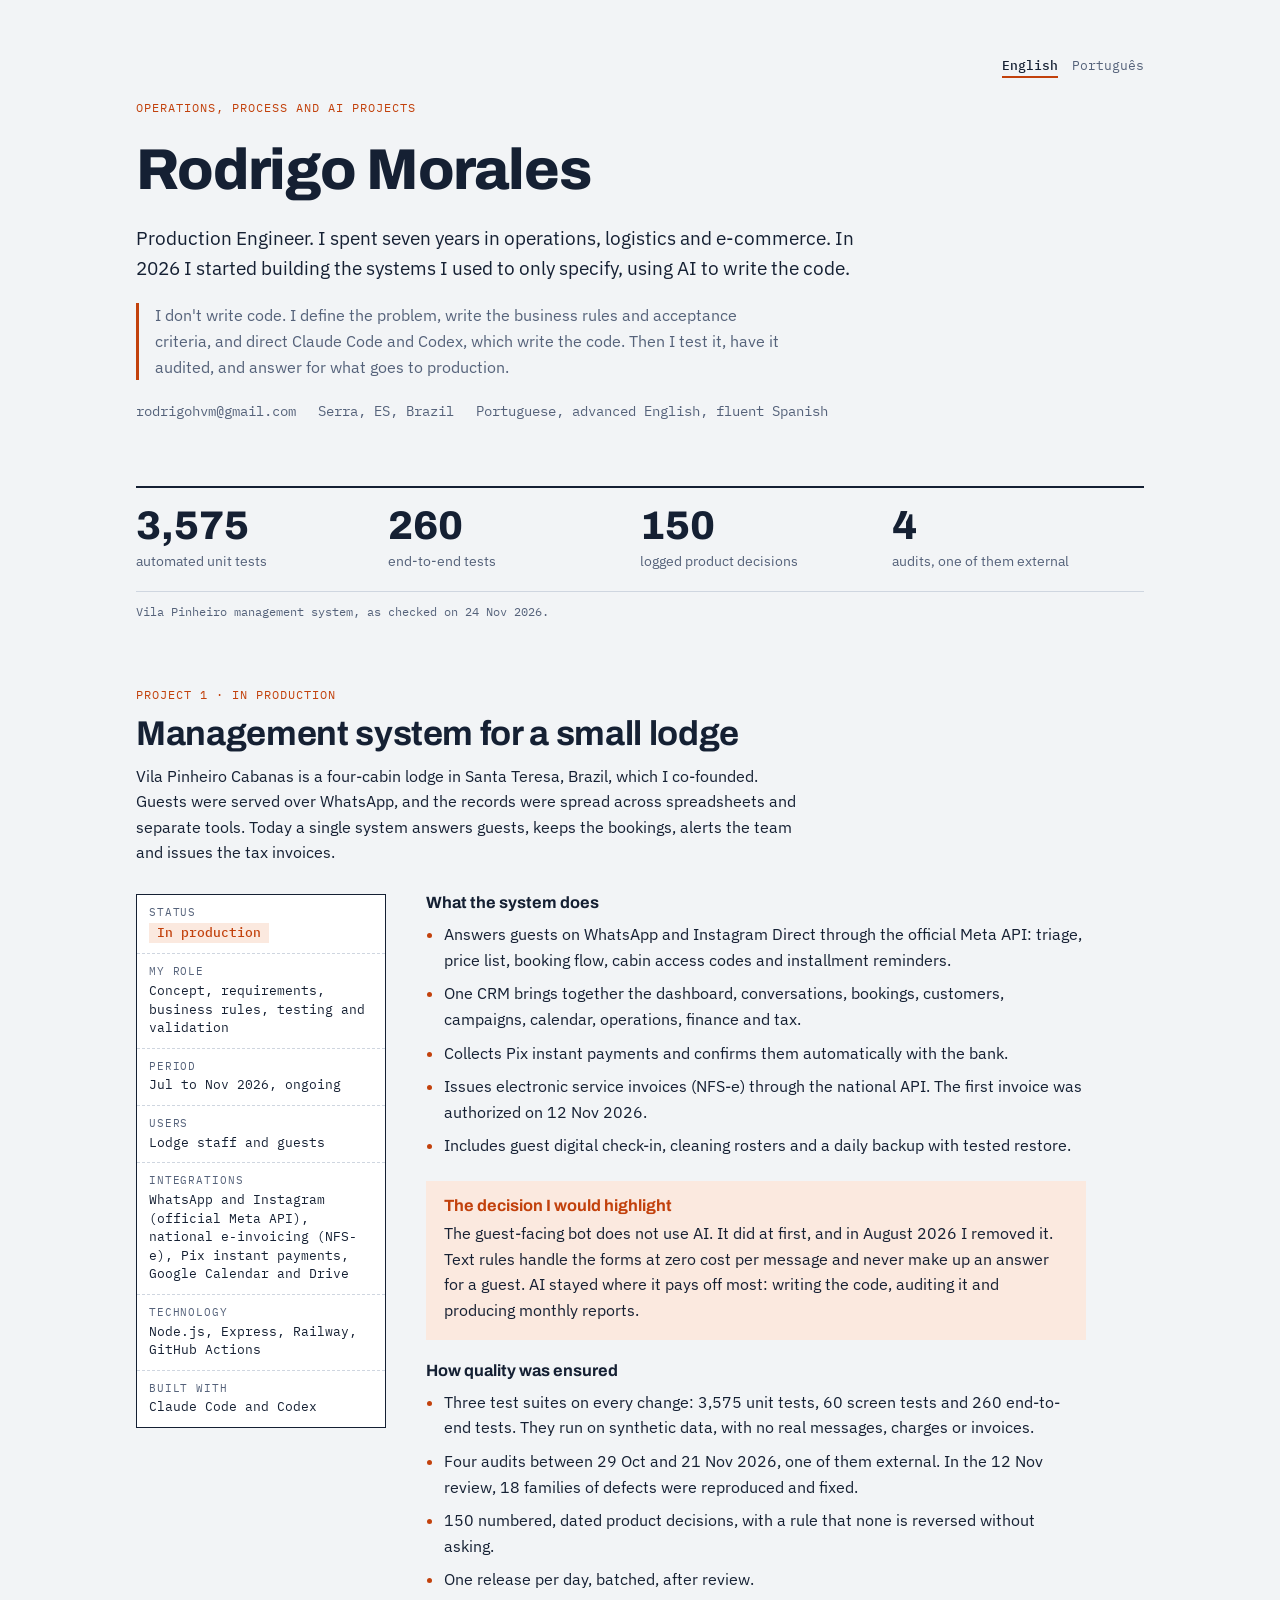
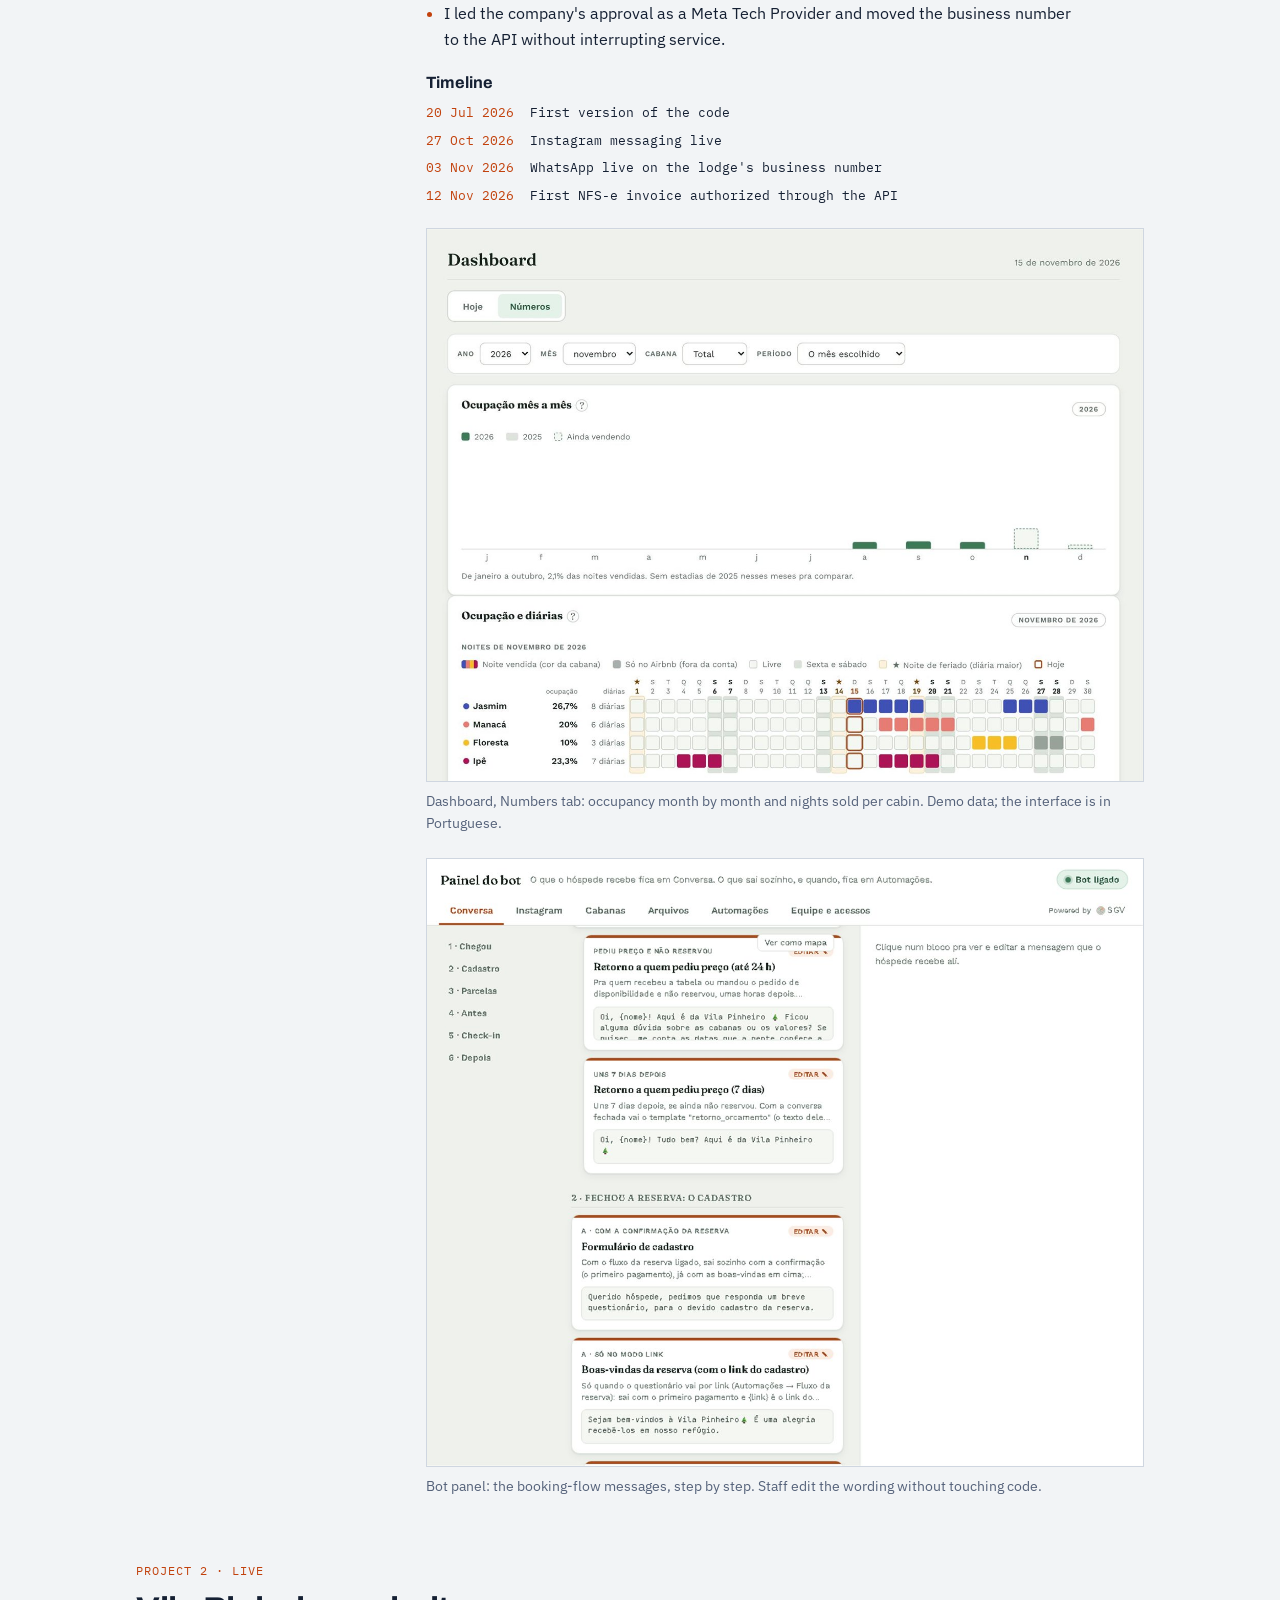
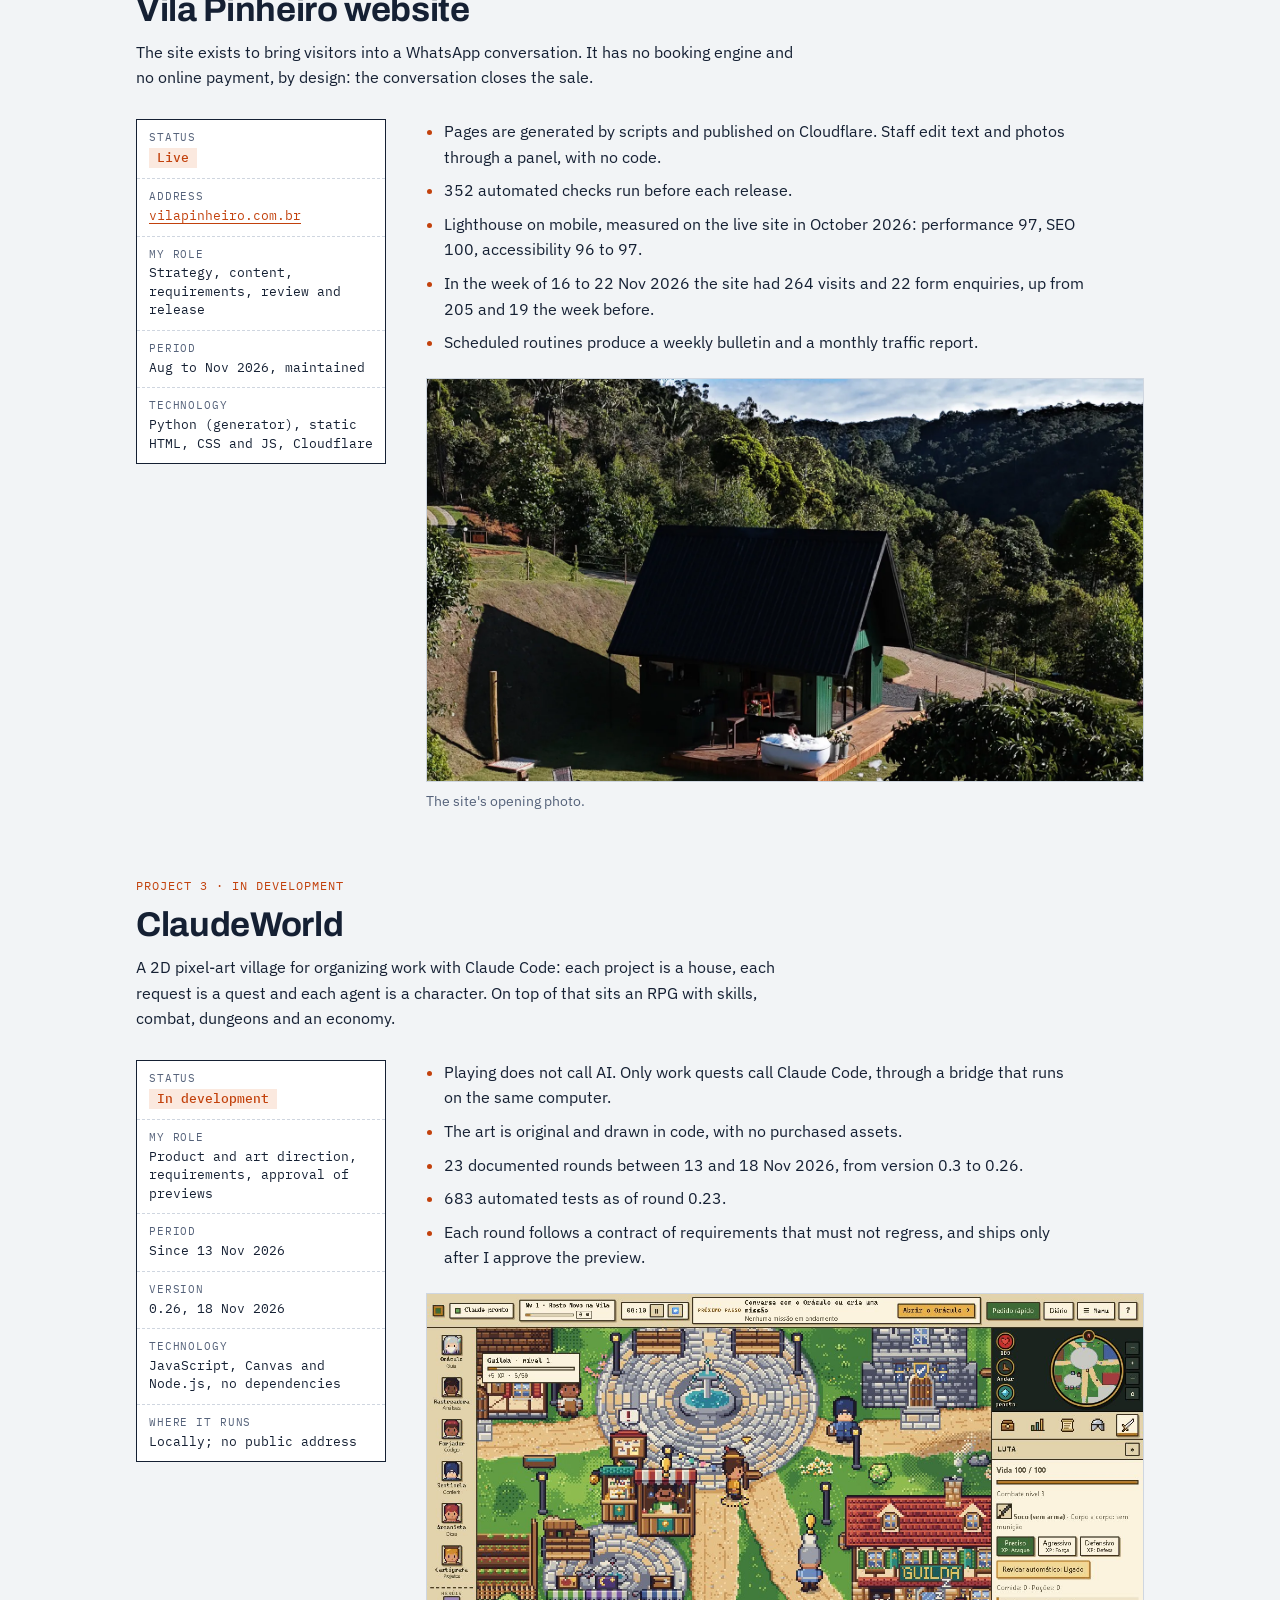
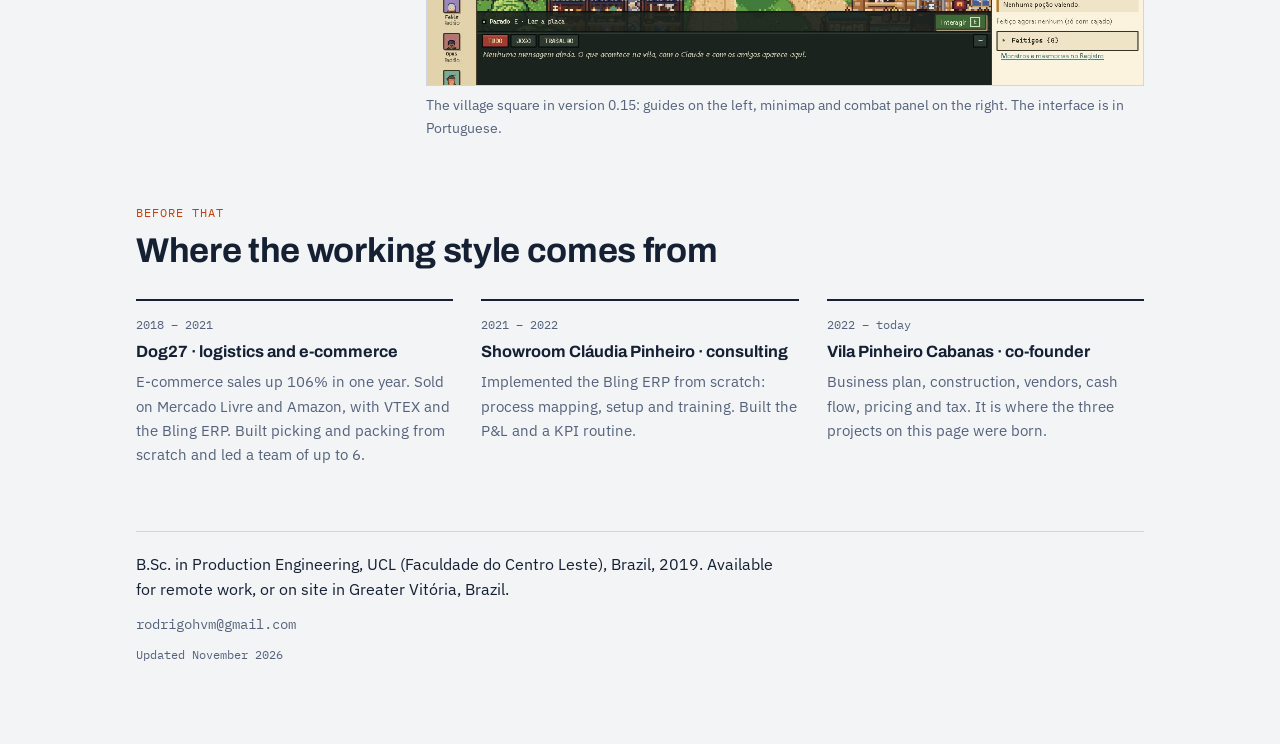
<file: index.html>
<!doctype html>
<html lang="en">
<head>
<meta charset="utf-8">
<meta name="viewport" content="width=device-width, initial-scale=1">
<title>Rodrigo Morales | Operations, process and AI projects</title>
<meta name="description" content="Production Engineer with seven years in operations, logistics and e-commerce. In 2026 he built a management system, a website and a game by directing AI coding tools.">
<meta property="og:title" content="Rodrigo Morales | Operations, process and AI projects">
<meta property="og:description" content="Production Engineer with seven years in operations, logistics and e-commerce. In 2026 he built a management system, a website and a game by directing AI coding tools.">
<meta property="og:type" content="website">
<meta property="og:url" content="https://rodrigohvm.github.io/">
<meta property="og:site_name" content="Rodrigo Morales">
<meta property="og:locale" content="en_US">
<meta property="og:image" content="https://rodrigohvm.github.io/img/sistema-dashboard.jpg">
<meta property="og:image:width" content="1400">
<meta property="og:image:height" content="1079">
<meta name="twitter:card" content="summary_large_image">
<link rel="canonical" href="https://rodrigohvm.github.io/">
<link rel="alternate" hreflang="en" href="./">
<link rel="alternate" hreflang="pt-BR" href="pt/">
<link rel="preconnect" href="https://fonts.googleapis.com">
<link rel="preconnect" href="https://fonts.gstatic.com" crossorigin>
<link rel="stylesheet" href="https://fonts.googleapis.com/css2?family=Archivo:wght@500;700;800&family=IBM+Plex+Mono:wght@400;500&family=IBM+Plex+Sans:wght@400;500;600&display=swap">
<link rel="stylesheet" href="style.css">
</head>
<body>
<div class="wrap">

  <nav class="lang" aria-label="Language"><span aria-current="true">English</span><a href="pt/" lang="pt-BR" hreflang="pt-BR">Português</a></nav>

  <header class="intro">
    <p class="eyebrow">Operations, process and AI projects</p>
    <h1>Rodrigo Morales</h1>
    <p class="lead measure">Production Engineer. I spent seven years in operations, logistics and e-commerce. In 2026 I started building the systems I used to only specify, using AI to write the code.</p>
    <p class="method measure">I don't write code. I define the problem, write the business rules and acceptance criteria, and direct Claude Code and Codex, which write the code. Then I test it, have it audited, and answer for what goes to production.</p>
    <p class="contact"><span>rodrigohvm@gmail.com</span><span>Serra, ES, Brazil</span><span>Portuguese, advanced English, fluent Spanish</span></p>
  </header>

  <section aria-label="Management system figures">
    <div class="figures">
      <div><strong>3,575</strong><span>automated unit tests</span></div>
      <div><strong>260</strong><span>end-to-end tests</span></div>
      <div><strong>150</strong><span>logged product decisions</span></div>
      <div><strong>4</strong><span>audits, one of them external</span></div>
    </div>
    <p class="source">Vila Pinheiro management system, as checked on 24 Nov 2026.</p>
  </section>

  <section class="project" id="system">
    <div class="project-head">
      <p class="eyebrow">Project 1 · in production</p>
      <h2>Management system for a small lodge</h2>
      <p class="measure">Vila Pinheiro Cabanas is a four-cabin lodge in Santa Teresa, Brazil, which I co-founded. Guests were served over WhatsApp, and the records were spread across spreadsheets and separate tools. Today a single system answers guests, keeps the bookings, alerts the team and issues the tax invoices.</p>
    </div>
    <div class="project-body">
      <aside class="ficha" aria-label="Project sheet">
        <dl>
          <div class="row"><dt>Status</dt><dd><span class="status">In production</span></dd></div>
          <div class="row"><dt>My role</dt><dd>Concept, requirements, business rules, testing and validation</dd></div>
          <div class="row"><dt>Period</dt><dd>Jul to Nov 2026, ongoing</dd></div>
          <div class="row"><dt>Users</dt><dd>Lodge staff and guests</dd></div>
          <div class="row"><dt>Integrations</dt><dd>WhatsApp and Instagram (official Meta API), national e-invoicing (NFS-e), Pix instant payments, Google Calendar and Drive</dd></div>
          <div class="row"><dt>Technology</dt><dd>Node.js, Express, Railway, GitHub Actions</dd></div>
          <div class="row"><dt>Built with</dt><dd>Claude Code and Codex</dd></div>
        </dl>
      </aside>
      <div class="text">
        <div class="block">
          <h3>What the system does</h3>
          <ul class="measure">
            <li>Answers guests on WhatsApp and Instagram Direct through the official Meta API: triage, price list, booking flow, cabin access codes and installment reminders.</li>
            <li>One CRM brings together the dashboard, conversations, bookings, customers, campaigns, calendar, operations, finance and tax.</li>
            <li>Collects Pix instant payments and confirms them automatically with the bank.</li>
            <li>Issues electronic service invoices (NFS-e) through the national API. The first invoice was authorized on 12 Nov 2026.</li>
            <li>Includes guest digital check-in, cleaning rosters and a daily backup with tested restore.</li>
          </ul>
        </div>
        <div class="callout measure">
          <h3>The decision I would highlight</h3>
          <p>The guest-facing bot does not use AI. It did at first, and in August 2026 I removed it. Text rules handle the forms at zero cost per message and never make up an answer for a guest. AI stayed where it pays off most: writing the code, auditing it and producing monthly reports.</p>
        </div>
        <div class="block">
          <h3>How quality was ensured</h3>
          <ul class="measure">
            <li>Three test suites on every change: 3,575 unit tests, 60 screen tests and 260 end-to-end tests. They run on synthetic data, with no real messages, charges or invoices.</li>
            <li>Four audits between 29 Oct and 21 Nov 2026, one of them external. In the 12 Nov review, 18 families of defects were reproduced and fixed.</li>
            <li>150 numbered, dated product decisions, with a rule that none is reversed without asking.</li>
            <li>One release per day, batched, after review.</li>
            <li>I led the company's approval as a Meta Tech Provider and moved the business number to the API without interrupting service.</li>
          </ul>
        </div>
        <div class="block">
          <h3>Timeline</h3>
          <dl class="timeline">
            <dt>20 Jul 2026</dt><dd>First version of the code</dd>
            <dt>27 Oct 2026</dt><dd>Instagram messaging live</dd>
            <dt>03 Nov 2026</dt><dd>WhatsApp live on the lodge's business number</dd>
            <dt>12 Nov 2026</dt><dd>First NFS-e invoice authorized through the API</dd>
          </dl>
        </div>
        <div class="shots">
          <figure>
            <img src="img/sistema-dashboard.jpg" alt="Dashboard screen with a month-by-month occupancy chart and a calendar of nights sold per cabin" width="1400" height="1079" loading="lazy">
            <figcaption>Dashboard, Numbers tab: occupancy month by month and nights sold per cabin. Demo data; the interface is in Portuguese.</figcaption>
          </figure>
          <figure>
            <img src="img/sistema-bot.jpg" alt="Bot panel showing the booking-flow messages organized by step" width="1300" height="1102" loading="lazy">
            <figcaption>Bot panel: the booking-flow messages, step by step. Staff edit the wording without touching code.</figcaption>
          </figure>
        </div>
      </div>
    </div>
  </section>

  <section class="project" id="website">
    <div class="project-head">
      <p class="eyebrow">Project 2 · live</p>
      <h2>Vila Pinheiro website</h2>
      <p class="measure">The site exists to bring visitors into a WhatsApp conversation. It has no booking engine and no online payment, by design: the conversation closes the sale.</p>
    </div>
    <div class="project-body">
      <aside class="ficha" aria-label="Project sheet">
        <dl>
          <div class="row"><dt>Status</dt><dd><span class="status">Live</span></dd></div>
          <div class="row"><dt>Address</dt><dd><a href="https://vilapinheiro.com.br">vilapinheiro.com.br</a></dd></div>
          <div class="row"><dt>My role</dt><dd>Strategy, content, requirements, review and release</dd></div>
          <div class="row"><dt>Period</dt><dd>Aug to Nov 2026, maintained</dd></div>
          <div class="row"><dt>Technology</dt><dd>Python (generator), static HTML, CSS and JS, Cloudflare</dd></div>
        </dl>
      </aside>
      <div class="text">
        <ul class="measure">
          <li>Pages are generated by scripts and published on Cloudflare. Staff edit text and photos through a panel, with no code.</li>
          <li>352 automated checks run before each release.</li>
          <li>Lighthouse on mobile, measured on the live site in October 2026: performance 97, SEO 100, accessibility 96 to 97.</li>
          <li>In the week of 16 to 22 Nov 2026 the site had 264 visits and 22 form enquiries, up from 205 and 19 the week before.</li>
          <li>Scheduled routines produce a weekly bulletin and a monthly traffic report.</li>
        </ul>
        <figure>
          <img src="img/site.webp" alt="A-frame wooden cabin with a deck, surrounded by forest" width="1600" height="900" loading="lazy">
          <figcaption>The site's opening photo.</figcaption>
        </figure>
      </div>
    </div>
  </section>

  <section class="project" id="game">
    <div class="project-head">
      <p class="eyebrow">Project 3 · in development</p>
      <h2>ClaudeWorld</h2>
      <p class="measure">A 2D pixel-art village for organizing work with Claude Code: each project is a house, each request is a quest and each agent is a character. On top of that sits an RPG with skills, combat, dungeons and an economy.</p>
    </div>
    <div class="project-body">
      <aside class="ficha" aria-label="Project sheet">
        <dl>
          <div class="row"><dt>Status</dt><dd><span class="status">In development</span></dd></div>
          <div class="row"><dt>My role</dt><dd>Product and art direction, requirements, approval of previews</dd></div>
          <div class="row"><dt>Period</dt><dd>Since 13 Nov 2026</dd></div>
          <div class="row"><dt>Version</dt><dd>0.26, 18 Nov 2026</dd></div>
          <div class="row"><dt>Technology</dt><dd>JavaScript, Canvas and Node.js, no dependencies</dd></div>
          <div class="row"><dt>Where it runs</dt><dd>Locally; no public address</dd></div>
        </dl>
      </aside>
      <div class="text">
        <ul class="measure">
          <li>Playing does not call AI. Only work quests call Claude Code, through a bridge that runs on the same computer.</li>
          <li>The art is original and drawn in code, with no purchased assets.</li>
          <li>23 documented rounds between 13 and 18 Nov 2026, from version 0.3 to 0.26.</li>
          <li>683 automated tests as of round 0.23.</li>
          <li>Each round follows a contract of requirements that must not regress, and ships only after I approve the preview.</li>
        </ul>
        <figure>
          <img src="img/jogo.jpg" alt="ClaudeWorld game screen: a pixel-art square with a fountain, guild hall, market stalls, characters, a minimap and a combat panel" width="1280" height="700" loading="lazy">
          <figcaption>The village square in version 0.15: guides on the left, minimap and combat panel on the right. The interface is in Portuguese.</figcaption>
        </figure>
      </div>
    </div>
  </section>

  <section class="project" aria-label="Background">
    <div class="project-head">
      <p class="eyebrow">Before that</p>
      <h2>Where the working style comes from</h2>
    </div>
    <div class="career">
      <article>
        <p class="when">2018 – 2021</p>
        <h3>Dog27 · logistics and e-commerce</h3>
        <p>E-commerce sales up 106% in one year. Sold on Mercado Livre and Amazon, with VTEX and the Bling ERP. Built picking and packing from scratch and led a team of up to 6.</p>
      </article>
      <article>
        <p class="when">2021 – 2022</p>
        <h3>Showroom Cláudia Pinheiro · consulting</h3>
        <p>Implemented the Bling ERP from scratch: process mapping, setup and training. Built the P&amp;L and a KPI routine.</p>
      </article>
      <article>
        <p class="when">2022 – today</p>
        <h3>Vila Pinheiro Cabanas · co-founder</h3>
        <p>Business plan, construction, vendors, cash flow, pricing and tax. It is where the three projects on this page were born.</p>
      </article>
    </div>
  </section>

  <footer class="foot">
    <p class="measure">B.Sc. in Production Engineering, UCL (Faculdade do Centro Leste), Brazil, 2019. Available for remote work, or on site in Greater Vitória, Brazil.</p>
    <p class="contact"><span>rodrigohvm@gmail.com</span></p>
    <p class="version">Updated November 2026</p>
  </footer>

</div>
</body>
</html>
</file>
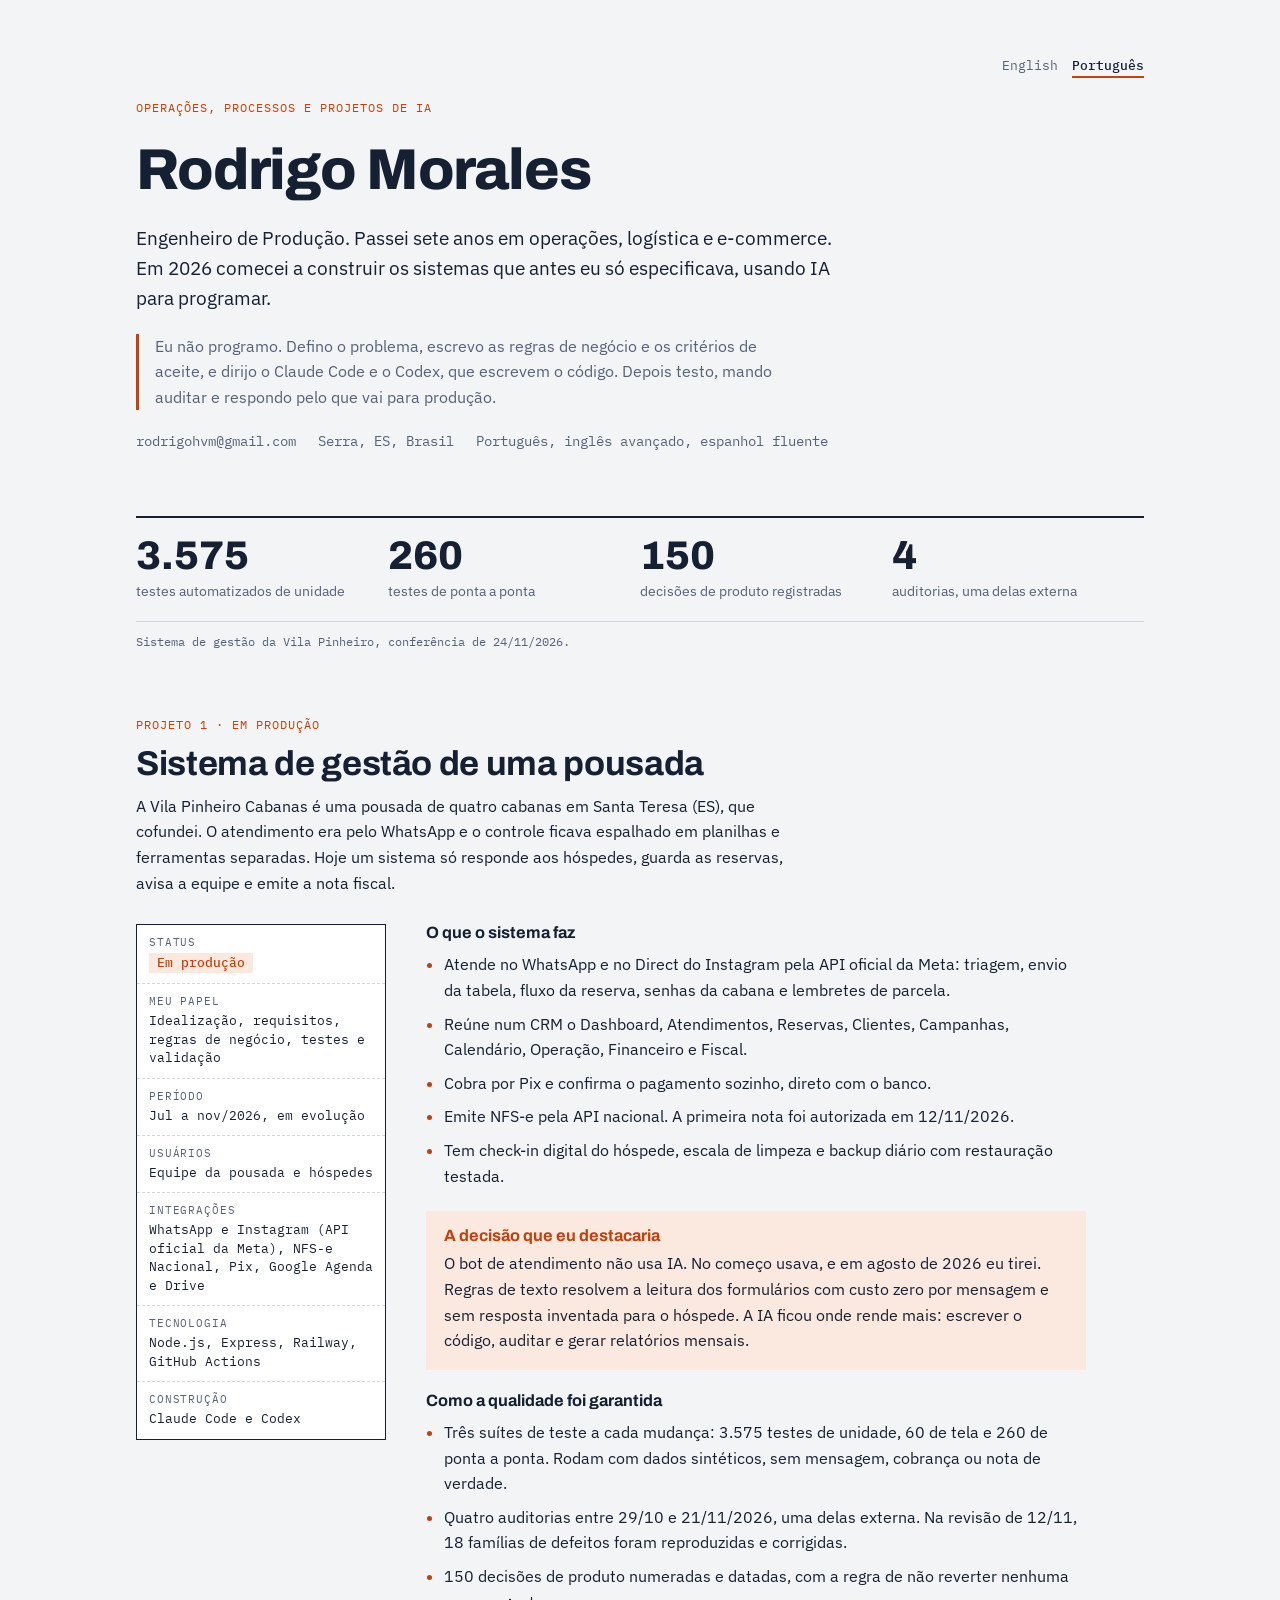
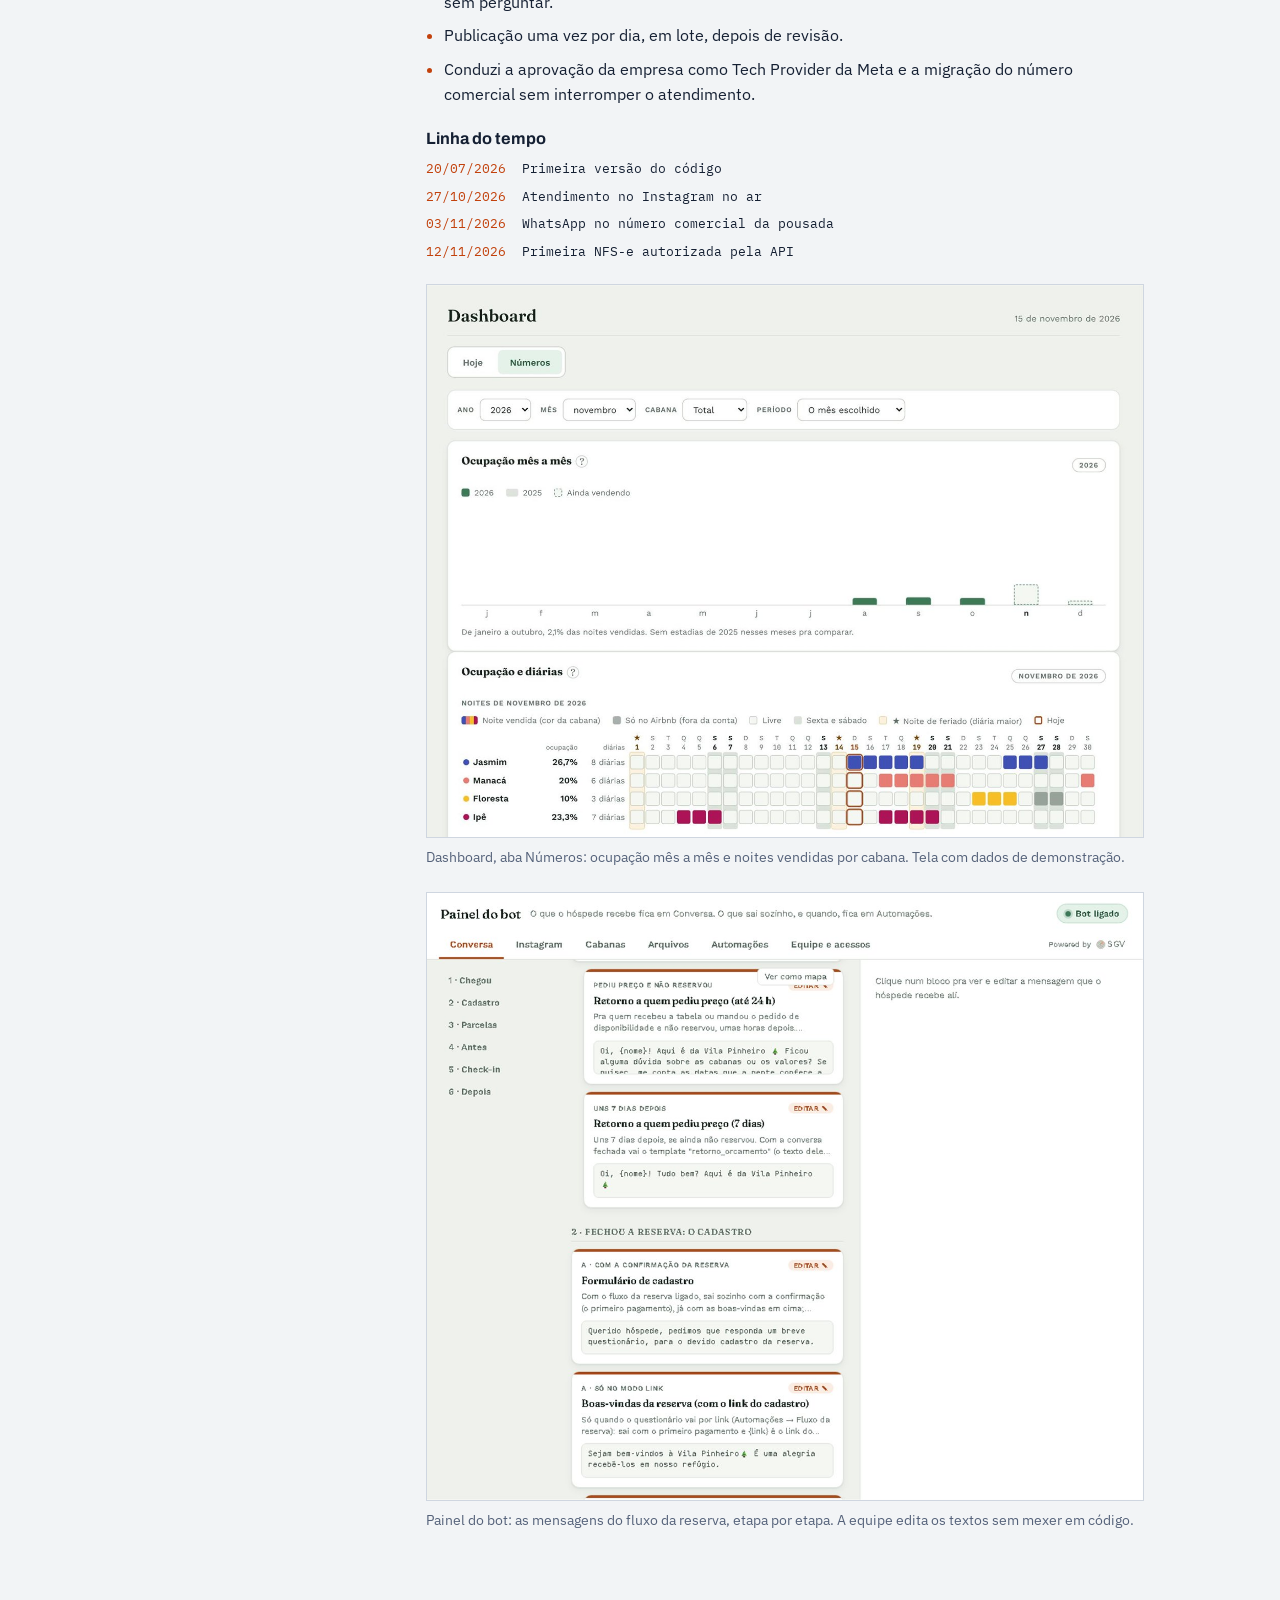
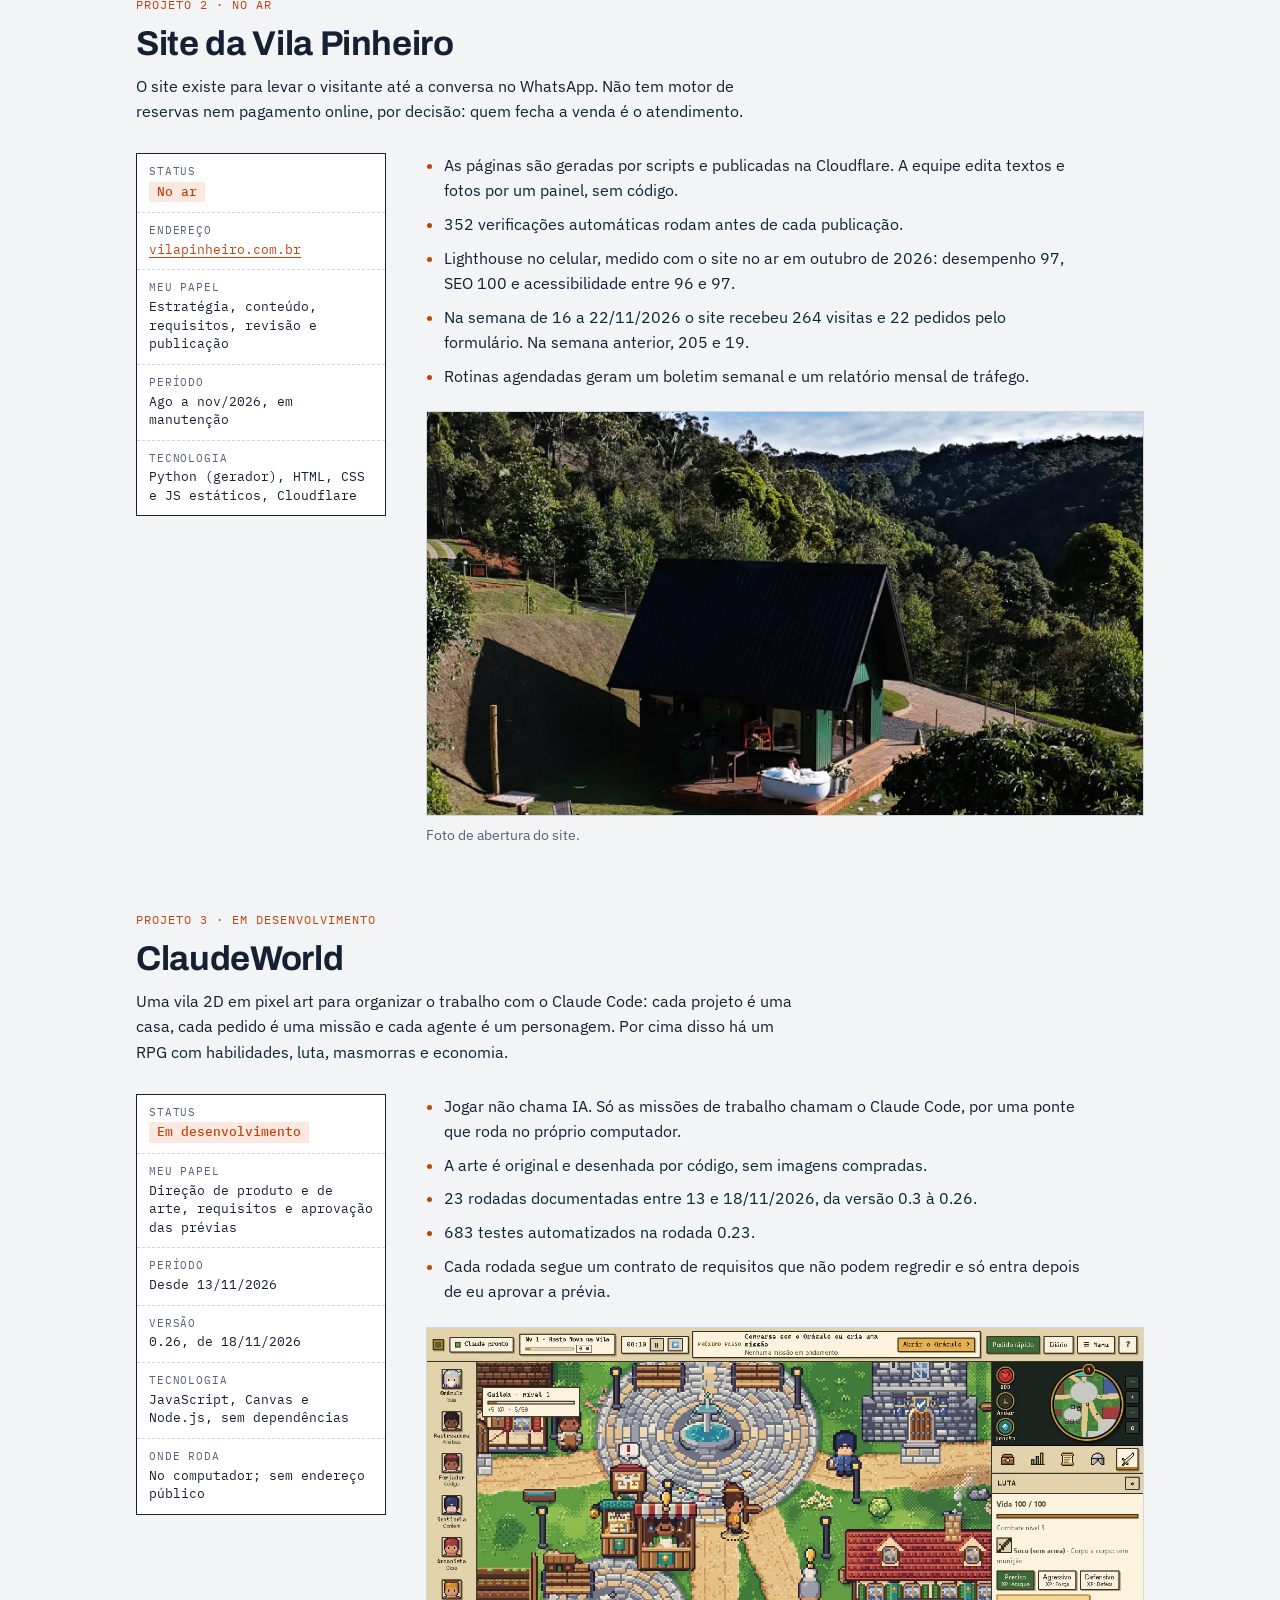
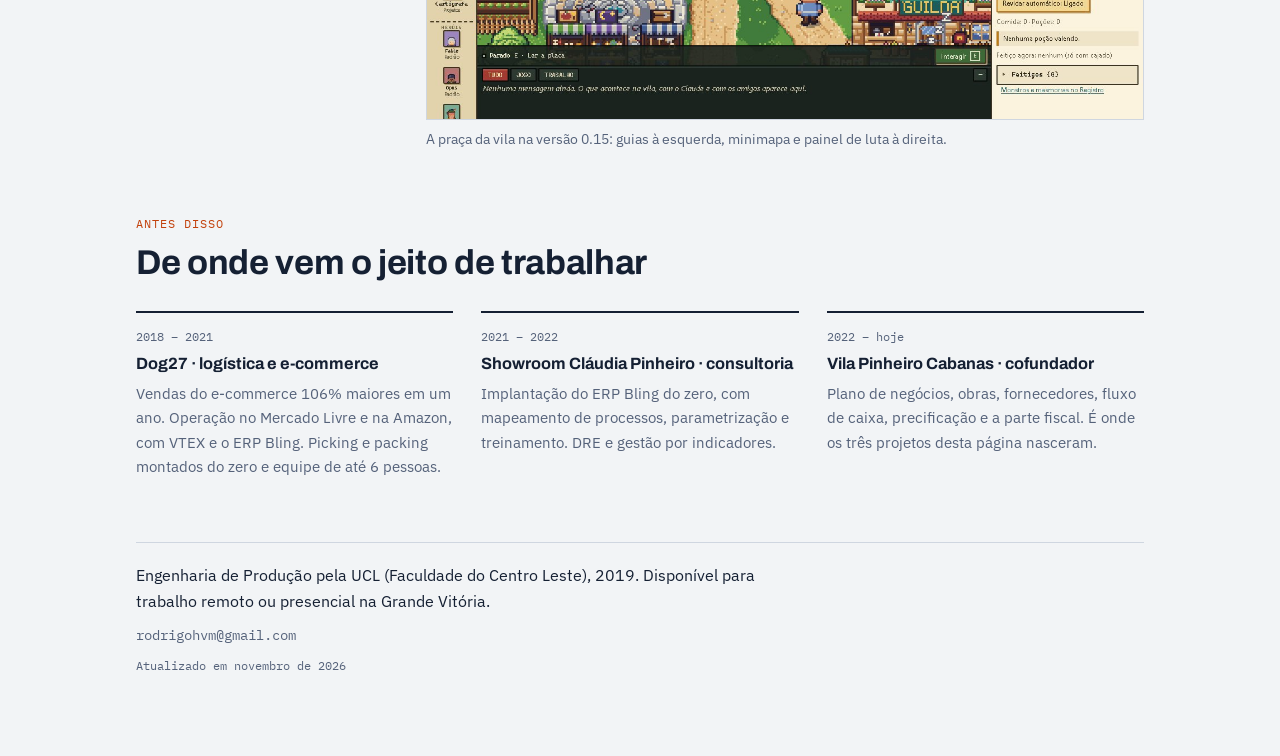
<file: pt/index.html>
<!doctype html>
<html lang="pt-BR">
<head>
<meta charset="utf-8">
<meta name="viewport" content="width=device-width, initial-scale=1">
<title>Rodrigo Morales | Operações, processos e projetos de IA</title>
<meta name="description" content="Engenheiro de Produção com sete anos em operações, logística e e-commerce. Em 2026 construiu um sistema de gestão, um site e um jogo dirigindo ferramentas de IA.">
<meta property="og:title" content="Rodrigo Morales | Operações, processos e projetos de IA">
<meta property="og:description" content="Engenheiro de Produção com sete anos em operações, logística e e-commerce. Em 2026 construiu um sistema de gestão, um site e um jogo dirigindo ferramentas de IA.">
<meta property="og:type" content="website">
<meta property="og:url" content="https://rodrigohvm.github.io/pt/">
<meta property="og:site_name" content="Rodrigo Morales">
<meta property="og:locale" content="pt_BR">
<meta property="og:image" content="https://rodrigohvm.github.io/img/sistema-dashboard.jpg">
<meta property="og:image:width" content="1400">
<meta property="og:image:height" content="1079">
<meta name="twitter:card" content="summary_large_image">
<link rel="canonical" href="https://rodrigohvm.github.io/pt/">
<link rel="alternate" hreflang="en" href="../">
<link rel="alternate" hreflang="pt-BR" href="./">
<link rel="preconnect" href="https://fonts.googleapis.com">
<link rel="preconnect" href="https://fonts.gstatic.com" crossorigin>
<link rel="stylesheet" href="https://fonts.googleapis.com/css2?family=Archivo:wght@500;700;800&family=IBM+Plex+Mono:wght@400;500&family=IBM+Plex+Sans:wght@400;500;600&display=swap">
<link rel="stylesheet" href="../style.css">
</head>
<body>
<div class="wrap">

  <nav class="lang" aria-label="Idioma"><a href="../" lang="en" hreflang="en">English</a><span aria-current="true">Português</span></nav>

  <header class="intro">
    <p class="eyebrow">Operações, processos e projetos de IA</p>
    <h1>Rodrigo Morales</h1>
    <p class="lead measure">Engenheiro de Produção. Passei sete anos em operações, logística e e-commerce. Em 2026 comecei a construir os sistemas que antes eu só especificava, usando IA para programar.</p>
    <p class="method measure">Eu não programo. Defino o problema, escrevo as regras de negócio e os critérios de aceite, e dirijo o Claude Code e o Codex, que escrevem o código. Depois testo, mando auditar e respondo pelo que vai para produção.</p>
    <p class="contact"><span>rodrigohvm@gmail.com</span><span>Serra, ES, Brasil</span><span>Português, inglês avançado, espanhol fluente</span></p>
  </header>

  <section aria-label="Números do sistema de gestão">
    <div class="figures">
      <div><strong>3.575</strong><span>testes automatizados de unidade</span></div>
      <div><strong>260</strong><span>testes de ponta a ponta</span></div>
      <div><strong>150</strong><span>decisões de produto registradas</span></div>
      <div><strong>4</strong><span>auditorias, uma delas externa</span></div>
    </div>
    <p class="source">Sistema de gestão da Vila Pinheiro, conferência de 24/11/2026.</p>
  </section>

  <section class="project" id="sistema">
    <div class="project-head">
      <p class="eyebrow">Projeto 1 · em produção</p>
      <h2>Sistema de gestão de uma pousada</h2>
      <p class="measure">A Vila Pinheiro Cabanas é uma pousada de quatro cabanas em Santa Teresa (ES), que cofundei. O atendimento era pelo WhatsApp e o controle ficava espalhado em planilhas e ferramentas separadas. Hoje um sistema só responde aos hóspedes, guarda as reservas, avisa a equipe e emite a nota fiscal.</p>
    </div>
    <div class="project-body">
      <aside class="ficha" aria-label="Ficha do projeto">
        <dl>
          <div class="row"><dt>Status</dt><dd><span class="status">Em produção</span></dd></div>
          <div class="row"><dt>Meu papel</dt><dd>Idealização, requisitos, regras de negócio, testes e validação</dd></div>
          <div class="row"><dt>Período</dt><dd>Jul a nov/2026, em evolução</dd></div>
          <div class="row"><dt>Usuários</dt><dd>Equipe da pousada e hóspedes</dd></div>
          <div class="row"><dt>Integrações</dt><dd>WhatsApp e Instagram (API oficial da Meta), NFS-e Nacional, Pix, Google Agenda e Drive</dd></div>
          <div class="row"><dt>Tecnologia</dt><dd>Node.js, Express, Railway, GitHub Actions</dd></div>
          <div class="row"><dt>Construção</dt><dd>Claude Code e Codex</dd></div>
        </dl>
      </aside>
      <div class="text">
        <div class="block">
          <h3>O que o sistema faz</h3>
          <ul class="measure">
            <li>Atende no WhatsApp e no Direct do Instagram pela API oficial da Meta: triagem, envio da tabela, fluxo da reserva, senhas da cabana e lembretes de parcela.</li>
            <li>Reúne num CRM o Dashboard, Atendimentos, Reservas, Clientes, Campanhas, Calendário, Operação, Financeiro e Fiscal.</li>
            <li>Cobra por Pix e confirma o pagamento sozinho, direto com o banco.</li>
            <li>Emite NFS-e pela API nacional. A primeira nota foi autorizada em 12/11/2026.</li>
            <li>Tem check-in digital do hóspede, escala de limpeza e backup diário com restauração testada.</li>
          </ul>
        </div>
        <div class="callout measure">
          <h3>A decisão que eu destacaria</h3>
          <p>O bot de atendimento não usa IA. No começo usava, e em agosto de 2026 eu tirei. Regras de texto resolvem a leitura dos formulários com custo zero por mensagem e sem resposta inventada para o hóspede. A IA ficou onde rende mais: escrever o código, auditar e gerar relatórios mensais.</p>
        </div>
        <div class="block">
          <h3>Como a qualidade foi garantida</h3>
          <ul class="measure">
            <li>Três suítes de teste a cada mudança: 3.575 testes de unidade, 60 de tela e 260 de ponta a ponta. Rodam com dados sintéticos, sem mensagem, cobrança ou nota de verdade.</li>
            <li>Quatro auditorias entre 29/10 e 21/11/2026, uma delas externa. Na revisão de 12/11, 18 famílias de defeitos foram reproduzidas e corrigidas.</li>
            <li>150 decisões de produto numeradas e datadas, com a regra de não reverter nenhuma sem perguntar.</li>
            <li>Publicação uma vez por dia, em lote, depois de revisão.</li>
            <li>Conduzi a aprovação da empresa como Tech Provider da Meta e a migração do número comercial sem interromper o atendimento.</li>
          </ul>
        </div>
        <div class="block">
          <h3>Linha do tempo</h3>
          <dl class="timeline">
            <dt>20/07/2026</dt><dd>Primeira versão do código</dd>
            <dt>27/10/2026</dt><dd>Atendimento no Instagram no ar</dd>
            <dt>03/11/2026</dt><dd>WhatsApp no número comercial da pousada</dd>
            <dt>12/11/2026</dt><dd>Primeira NFS-e autorizada pela API</dd>
          </dl>
        </div>
        <div class="shots">
          <figure>
            <img loading="lazy" src="../img/sistema-dashboard.jpg" alt="Tela do Dashboard com gráfico de ocupação mês a mês e calendário de noites vendidas por cabana" width="1400" height="1079">
            <figcaption>Dashboard, aba Números: ocupação mês a mês e noites vendidas por cabana. Tela com dados de demonstração.</figcaption>
          </figure>
          <figure>
            <img loading="lazy" src="../img/sistema-bot.jpg" alt="Painel do bot mostrando as mensagens do fluxo da reserva organizadas por etapa" width="1300" height="1102">
            <figcaption>Painel do bot: as mensagens do fluxo da reserva, etapa por etapa. A equipe edita os textos sem mexer em código.</figcaption>
          </figure>
        </div>
      </div>
    </div>
  </section>

  <section class="project" id="site">
    <div class="project-head">
      <p class="eyebrow">Projeto 2 · no ar</p>
      <h2>Site da Vila Pinheiro</h2>
      <p class="measure">O site existe para levar o visitante até a conversa no WhatsApp. Não tem motor de reservas nem pagamento online, por decisão: quem fecha a venda é o atendimento.</p>
    </div>
    <div class="project-body">
      <aside class="ficha" aria-label="Ficha do projeto">
        <dl>
          <div class="row"><dt>Status</dt><dd><span class="status">No ar</span></dd></div>
          <div class="row"><dt>Endereço</dt><dd><a href="https://vilapinheiro.com.br">vilapinheiro.com.br</a></dd></div>
          <div class="row"><dt>Meu papel</dt><dd>Estratégia, conteúdo, requisitos, revisão e publicação</dd></div>
          <div class="row"><dt>Período</dt><dd>Ago a nov/2026, em manutenção</dd></div>
          <div class="row"><dt>Tecnologia</dt><dd>Python (gerador), HTML, CSS e JS estáticos, Cloudflare</dd></div>
        </dl>
      </aside>
      <div class="text">
        <ul class="measure">
          <li>As páginas são geradas por scripts e publicadas na Cloudflare. A equipe edita textos e fotos por um painel, sem código.</li>
          <li>352 verificações automáticas rodam antes de cada publicação.</li>
          <li>Lighthouse no celular, medido com o site no ar em outubro de 2026: desempenho 97, SEO 100 e acessibilidade entre 96 e 97.</li>
          <li>Na semana de 16 a 22/11/2026 o site recebeu 264 visitas e 22 pedidos pelo formulário. Na semana anterior, 205 e 19.</li>
          <li>Rotinas agendadas geram um boletim semanal e um relatório mensal de tráfego.</li>
        </ul>
        <figure>
          <img loading="lazy" src="../img/site.webp" alt="Cabana de madeira em formato de A no meio da mata, com deque" width="1600" height="900">
          <figcaption>Foto de abertura do site.</figcaption>
        </figure>
      </div>
    </div>
  </section>

  <section class="project" id="jogo">
    <div class="project-head">
      <p class="eyebrow">Projeto 3 · em desenvolvimento</p>
      <h2>ClaudeWorld</h2>
      <p class="measure">Uma vila 2D em pixel art para organizar o trabalho com o Claude Code: cada projeto é uma casa, cada pedido é uma missão e cada agente é um personagem. Por cima disso há um RPG com habilidades, luta, masmorras e economia.</p>
    </div>
    <div class="project-body">
      <aside class="ficha" aria-label="Ficha do projeto">
        <dl>
          <div class="row"><dt>Status</dt><dd><span class="status">Em desenvolvimento</span></dd></div>
          <div class="row"><dt>Meu papel</dt><dd>Direção de produto e de arte, requisitos e aprovação das prévias</dd></div>
          <div class="row"><dt>Período</dt><dd>Desde 13/11/2026</dd></div>
          <div class="row"><dt>Versão</dt><dd>0.26, de 18/11/2026</dd></div>
          <div class="row"><dt>Tecnologia</dt><dd>JavaScript, Canvas e Node.js, sem dependências</dd></div>
          <div class="row"><dt>Onde roda</dt><dd>No computador; sem endereço público</dd></div>
        </dl>
      </aside>
      <div class="text">
        <ul class="measure">
          <li>Jogar não chama IA. Só as missões de trabalho chamam o Claude Code, por uma ponte que roda no próprio computador.</li>
          <li>A arte é original e desenhada por código, sem imagens compradas.</li>
          <li>23 rodadas documentadas entre 13 e 18/11/2026, da versão 0.3 à 0.26.</li>
          <li>683 testes automatizados na rodada 0.23.</li>
          <li>Cada rodada segue um contrato de requisitos que não podem regredir e só entra depois de eu aprovar a prévia.</li>
        </ul>
        <figure>
          <img loading="lazy" src="../img/jogo.jpg" alt="Tela do jogo ClaudeWorld: praça em pixel art com fonte, guilda, barracas, personagens, minimapa e painel de luta" width="1280" height="700">
          <figcaption>A praça da vila na versão 0.15: guias à esquerda, minimapa e painel de luta à direita.</figcaption>
        </figure>
      </div>
    </div>
  </section>

  <section class="project" aria-label="Trajetória">
    <div class="project-head">
      <p class="eyebrow">Antes disso</p>
      <h2>De onde vem o jeito de trabalhar</h2>
    </div>
    <div class="career">
      <article>
        <p class="when">2018 – 2021</p>
        <h3>Dog27 · logística e e-commerce</h3>
        <p>Vendas do e-commerce 106% maiores em um ano. Operação no Mercado Livre e na Amazon, com VTEX e o ERP Bling. Picking e packing montados do zero e equipe de até 6 pessoas.</p>
      </article>
      <article>
        <p class="when">2021 – 2022</p>
        <h3>Showroom Cláudia Pinheiro · consultoria</h3>
        <p>Implantação do ERP Bling do zero, com mapeamento de processos, parametrização e treinamento. DRE e gestão por indicadores.</p>
      </article>
      <article>
        <p class="when">2022 – hoje</p>
        <h3>Vila Pinheiro Cabanas · cofundador</h3>
        <p>Plano de negócios, obras, fornecedores, fluxo de caixa, precificação e a parte fiscal. É onde os três projetos desta página nasceram.</p>
      </article>
    </div>
  </section>

  <footer class="foot">
    <p class="measure">Engenharia de Produção pela UCL (Faculdade do Centro Leste), 2019. Disponível para trabalho remoto ou presencial na Grande Vitória.</p>
    <p class="contact"><span>rodrigohvm@gmail.com</span></p>
    <p class="version">Atualizado em novembro de 2026</p>
  </footer>

</div>
</body>
</html>
</file>
<file: style.css>
/* Layout: uma coluna de leitura; cada projeto abre com uma "ficha" no estilo de etiqueta de expedição ao lado do texto. */
:root {
  --bg: #f2f4f6;
  --surface: #ffffff;
  --ink: #152033;
  --muted: #55627a;
  --line: #cfd6e0;
  --accent: #c2410c;
  --accent-soft: #fbe9df;
  --display: "Archivo", "Arial Narrow", Arial, sans-serif;
  --body: "IBM Plex Sans", "Segoe UI", Arial, sans-serif;
  --mono: "IBM Plex Mono", Consolas, "Courier New", monospace;
}
@media (prefers-color-scheme: dark) {
  :root:not([data-theme="light"]) {
    --bg: #0f1621; --surface: #18212f; --ink: #e7ebf2; --muted: #a0acc0;
    --line: #2c3a4f; --accent: #ff9257; --accent-soft: #33221a; color-scheme: dark;
  }
}
:root[data-theme="dark"] {
  --bg: #0f1621; --surface: #18212f; --ink: #e7ebf2; --muted: #a0acc0;
  --line: #2c3a4f; --accent: #ff9257; --accent-soft: #33221a; color-scheme: dark;
}
* { box-sizing: border-box; }
body { background: var(--bg); color: var(--ink); font-family: var(--body); font-size: 16px; line-height: 1.6; }
.wrap { max-width: 1040px; margin: 0 auto; padding-block: 48px 72px; padding-left: max(16px, env(safe-area-inset-left, 0px)); padding-right: max(16px, env(safe-area-inset-right, 0px)); display: flex; flex-direction: column; gap: 64px; }
h1, h2, h3 { font-family: var(--display); line-height: 1.12; margin: 0; text-wrap: balance; }
h1 { font-size: clamp(2.2rem, 6vw, 3.6rem); font-weight: 800; letter-spacing: -0.02em; }
h2 { font-size: clamp(1.55rem, 3.6vw, 2.15rem); font-weight: 700; letter-spacing: -0.01em; }
h3 { font-size: 1.02rem; font-weight: 700; }
p { margin: 0; }
a { color: var(--accent); text-underline-offset: 3px; }
a:focus-visible { outline: 2px solid var(--accent); outline-offset: 3px; }
.eyebrow { font-family: var(--mono); font-size: 0.78rem; letter-spacing: 0.08em; text-transform: uppercase; color: var(--accent); }
.measure { max-width: 66ch; }

/* Abertura */
.intro { display: flex; flex-direction: column; gap: 20px; }
.intro .lead { font-size: 1.18rem; color: var(--ink); }
.method { border-left: 3px solid var(--accent); padding-left: 16px; color: var(--muted); }
.contact { font-family: var(--mono); font-size: 0.86rem; color: var(--muted); display: flex; flex-wrap: wrap; gap: 6px 22px; }
.contact span { user-select: all; }

/* Números do sistema */
.figures { display: grid; grid-template-columns: repeat(4, minmax(0, 1fr)); border-top: 2px solid var(--ink); border-bottom: 1px solid var(--line); }
.figures div { padding: 18px 16px 18px 0; display: flex; flex-direction: column; gap: 4px; min-width: 0; }
.figures strong { font-family: var(--display); font-weight: 800; font-size: clamp(1.7rem, 4.4vw, 2.5rem); font-variant-numeric: tabular-nums; line-height: 1; }
.figures span { font-size: 0.88rem; color: var(--muted); }
.source { font-family: var(--mono); font-size: 0.76rem; color: var(--muted); margin-top: 10px; }

/* Projetos */
.project { display: flex; flex-direction: column; gap: 28px; }
.project-head { display: flex; flex-direction: column; gap: 10px; }
.project-body { display: grid; grid-template-columns: 250px minmax(0, 1fr); gap: 40px; align-items: start; }
.ficha { background: var(--surface); border: 1px solid var(--ink); font-family: var(--mono); font-size: 0.8rem; line-height: 1.45; }
.ficha dl { margin: 0; }
.ficha .row { padding: 10px 12px; border-bottom: 1px dashed var(--line); display: flex; flex-direction: column; gap: 2px; }
.ficha .row:last-child { border-bottom: 0; }
.ficha dt { color: var(--muted); text-transform: uppercase; letter-spacing: 0.08em; font-size: 0.68rem; }
.ficha dd { margin: 0; color: var(--ink); overflow-wrap: anywhere; }
.status { display: inline-block; background: var(--accent-soft); color: var(--accent); padding: 1px 8px; font-weight: 500; }
.text { display: flex; flex-direction: column; gap: 22px; min-width: 0; }
.text ul { margin: 0; padding-left: 1.15em; display: flex; flex-direction: column; gap: 8px; }
.text li::marker { color: var(--accent); }
.block { display: flex; flex-direction: column; gap: 10px; }
.callout { background: var(--accent-soft); padding: 16px 18px; }
.callout h3 { color: var(--accent); margin-bottom: 6px; }
.timeline { font-family: var(--mono); font-size: 0.84rem; display: grid; grid-template-columns: auto minmax(0, 1fr); gap: 6px 16px; margin: 0; }
.timeline dt { color: var(--accent); font-variant-numeric: tabular-nums; }
.timeline dd { margin: 0; }
figure { margin: 0; display: flex; flex-direction: column; gap: 8px; }
figure img { display: block; width: 100%; height: auto; border: 1px solid var(--line); background: var(--surface); }
figcaption { font-size: 0.86rem; color: var(--muted); }
.shots { display: flex; flex-direction: column; gap: 24px; }

/* Trajetória */
.career { display: grid; grid-template-columns: repeat(3, minmax(0, 1fr)); gap: 28px; }
.career article { border-top: 2px solid var(--ink); padding-top: 14px; display: flex; flex-direction: column; gap: 8px; min-width: 0; }
.career .when { font-family: var(--mono); font-size: 0.78rem; color: var(--muted); }
.career p { font-size: 0.95rem; color: var(--muted); }
.foot { border-top: 1px solid var(--line); padding-top: 20px; display: flex; flex-direction: column; gap: 10px; }
.foot .version { font-family: var(--mono); font-size: 0.76rem; color: var(--muted); }

@media (max-width: 820px) {
  .project-body { grid-template-columns: minmax(0, 1fr); gap: 24px; }
  .career { grid-template-columns: minmax(0, 1fr); }
  .figures { grid-template-columns: repeat(2, minmax(0, 1fr)); }
  .figures div:nth-child(-n+2) { border-bottom: 1px solid var(--line); }
}

/* Troca de idioma */
.lang { display: flex; gap: 14px; justify-content: flex-end; font-family: var(--mono); font-size: 0.8rem; margin-bottom: -44px; }
.lang span { color: var(--ink); font-weight: 500; border-bottom: 2px solid var(--accent); }
.lang a { color: var(--muted); text-decoration: none; }
.lang a:hover { color: var(--accent); }
</file>
